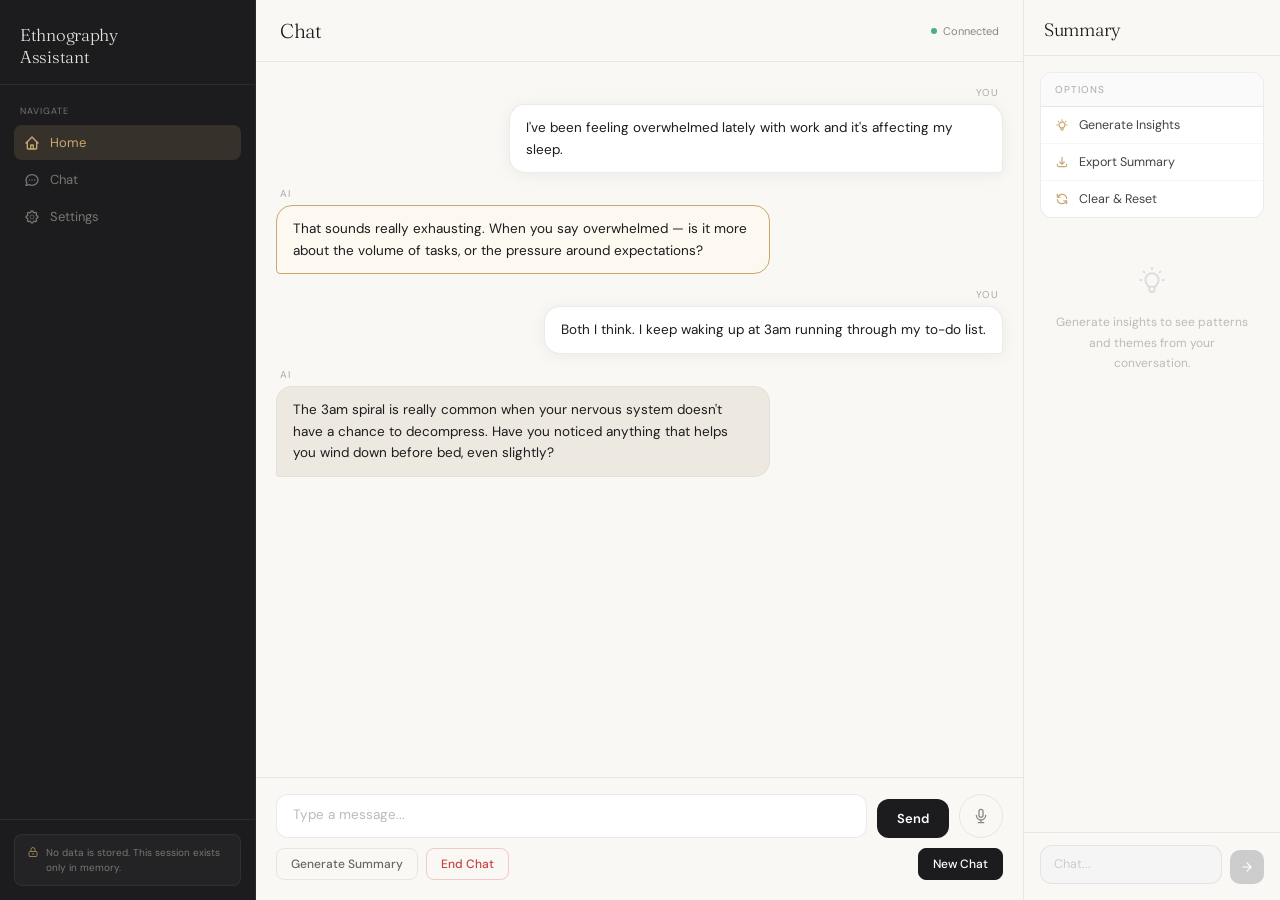
<file: chat_ui.html>
<!DOCTYPE html>
<html lang="en">
<head>
<meta charset="UTF-8">
<meta name="viewport" content="width=device-width, initial-scale=1.0">
<title>Ethnography Assistant</title>
<link href="https://fonts.googleapis.com/css2?family=DM+Sans:wght@300;400;500;600&family=Fraunces:ital,wght@0,300;0,600;1,300&display=swap" rel="stylesheet">
<style>
  *, *::before, *::after { box-sizing: border-box; margin: 0; padding: 0; }

  :root {
    --bg: #f5f2ee;
    --panel-bg: #faf8f5;
    --sidebar-bg: #1c1c1e;
    --sidebar-text: #e8e4de;
    --sidebar-muted: #7a7570;
    --accent: #c9a96e;
    --accent-soft: rgba(201,169,110,0.12);
    --user-bubble: #ffffff;
    --ai-bubble: #ede8e0;
    --border: rgba(0,0,0,0.08);
    --shadow: 0 2px 16px rgba(0,0,0,0.06);
    --radius: 14px;
    --font-main: 'DM Sans', sans-serif;
    --font-display: 'Fraunces', serif;
  }

  html, body {
    height: 100%;
    font-family: var(--font-main);
    background: var(--bg);
    color: #1c1c1e;
  }

  .app {
    display: grid;
    grid-template-columns: 20% 1fr 20%;
    height: 100vh;
    overflow: hidden;
  }

  /* ── LEFT SIDEBAR ── */
  .sidebar {
    background: var(--sidebar-bg);
    display: flex;
    flex-direction: column;
    padding: 0;
    overflow: hidden;
    border-right: 1px solid rgba(255,255,255,0.06);
  }

  .sidebar-header {
    padding: 24px 20px 16px;
    border-bottom: 1px solid rgba(255,255,255,0.07);
  }

  .sidebar-header h1 {
    font-family: var(--font-display);
    font-weight: 300;
    font-size: 17px;
    color: var(--sidebar-text);
    letter-spacing: -0.3px;
    line-height: 1.3;
  }

  .privacy-note {
    display: flex;
    align-items: flex-start;
    gap: 7px;
    font-size: 10px;
    color: var(--sidebar-muted);
    line-height: 1.5;
    padding: 10px 12px;
    background: rgba(255,255,255,0.03);
    border: 1px solid rgba(255,255,255,0.06);
    border-radius: 8px;
  }

  .privacy-note svg {
    flex-shrink: 0;
    margin-top: 1px;
    color: var(--accent);
    opacity: 0.7;
  }

  .nav-section {
    padding: 20px 14px 8px;
  }

  .nav-label {
    font-size: 9px;
    text-transform: uppercase;
    letter-spacing: 1px;
    color: var(--sidebar-muted);
    margin-bottom: 8px;
    padding-left: 6px;
  }

  .nav-item {
    display: flex;
    align-items: center;
    gap: 10px;
    padding: 9px 10px;
    border-radius: 8px;
    cursor: pointer;
    transition: all 0.15s ease;
    color: var(--sidebar-muted);
    font-size: 13px;
    font-weight: 400;
    margin-bottom: 2px;
  }

  .nav-item:hover {
    background: rgba(255,255,255,0.06);
    color: var(--sidebar-text);
  }

  .nav-item.active {
    background: rgba(201,169,110,0.15);
    color: var(--accent);
  }

  .nav-item svg {
    width: 16px;
    height: 16px;
    flex-shrink: 0;
  }

  .sidebar-footer {
    margin-top: auto;
    padding: 14px;
    border-top: 1px solid rgba(255,255,255,0.07);
  }

  /* btn-new-session removed — stateless design */

  /* ── CHAT PANEL ── */
  .chat-panel {
    display: flex;
    flex-direction: column;
    background: var(--panel-bg);
    overflow: hidden;
    border-right: 1px solid var(--border);
  }

  .chat-header {
    padding: 18px 24px;
    border-bottom: 1px solid var(--border);
    background: var(--panel-bg);
    display: flex;
    align-items: center;
    justify-content: space-between;
  }

  .chat-header h2 {
    font-family: var(--font-display);
    font-weight: 300;
    font-size: 20px;
    color: #1c1c1e;
    letter-spacing: -0.3px;
  }

  .status-dot {
    display: flex;
    align-items: center;
    gap: 6px;
    font-size: 11px;
    color: #888;
  }

  .status-dot::before {
    content: '';
    width: 6px;
    height: 6px;
    background: #4caf7d;
    border-radius: 50%;
    display: block;
  }

  .messages {
    flex: 1;
    overflow-y: auto;
    padding: 24px 20px;
    display: flex;
    flex-direction: column;
    gap: 14px;
    scrollbar-width: thin;
    scrollbar-color: rgba(0,0,0,0.1) transparent;
  }

  .messages::-webkit-scrollbar { width: 4px; }
  .messages::-webkit-scrollbar-thumb { background: rgba(0,0,0,0.1); border-radius: 4px; }

  .message { display: flex; flex-direction: column; max-width: 68%; }
  .message.user { align-self: flex-end; align-items: flex-end; }
  .message.ai { align-self: flex-start; align-items: flex-start; }

  .message-label {
    font-size: 10px;
    text-transform: uppercase;
    letter-spacing: 0.8px;
    color: #aaa;
    margin-bottom: 5px;
    padding: 0 4px;
  }

  .bubble {
    padding: 12px 16px;
    border-radius: 16px;
    font-size: 13.5px;
    line-height: 1.6;
    font-weight: 400;
  }

  .message.user .bubble {
    background: var(--user-bubble);
    border: 1px solid var(--border);
    border-bottom-right-radius: 4px;
    box-shadow: var(--shadow);
  }

  .message.ai .bubble {
    background: var(--ai-bubble);
    border-bottom-left-radius: 4px;
    border: 1px solid rgba(0,0,0,0.04);
  }

  .message.ai .bubble.highlight {
    border: 1.5px solid var(--accent);
    background: #fdf8f0;
  }

  .chat-input-area {
    padding: 16px 20px 20px;
    border-top: 1px solid var(--border);
    background: var(--panel-bg);
  }

  .input-row {
    display: flex;
    gap: 10px;
    align-items: flex-end;
  }

  .input-field {
    flex: 1;
    padding: 11px 16px;
    border: 1.5px solid var(--border);
    border-radius: 12px;
    font-family: var(--font-main);
    font-size: 13.5px;
    background: #fff;
    outline: none;
    resize: none;
    min-height: 44px;
    max-height: 120px;
    color: #1c1c1e;
    transition: border-color 0.15s;
  }

  .input-field:focus { border-color: var(--accent); }
  .input-field::placeholder { color: #bbb; }

  .btn-send {
    padding: 11px 20px;
    background: #1c1c1e;
    color: #fff;
    border: none;
    border-radius: 12px;
    font-family: var(--font-main);
    font-size: 13px;
    font-weight: 600;
    cursor: pointer;
    transition: all 0.15s;
    white-space: nowrap;
  }

  .btn-send:hover { background: #333; }

  .btn-voice {
    width: 44px;
    height: 44px;
    border-radius: 50%;
    background: transparent;
    border: 1.5px solid var(--border);
    cursor: pointer;
    display: flex;
    align-items: center;
    justify-content: center;
    color: #888;
    transition: all 0.15s;
  }

  .btn-voice:hover { border-color: var(--accent); color: var(--accent); }

  .action-row {
    display: flex;
    gap: 8px;
    margin-top: 10px;
  }

  .btn-action {
    padding: 7px 14px;
    border-radius: 8px;
    font-family: var(--font-main);
    font-size: 12px;
    font-weight: 500;
    cursor: pointer;
    transition: all 0.15s;
    border: 1.5px solid var(--border);
    background: transparent;
    color: #666;
  }

  .btn-action:hover { border-color: #999; color: #333; }

  .btn-action.danger {
    border-color: rgba(220,60,60,0.25);
    color: #c94040;
  }

  .btn-action.danger:hover {
    background: rgba(220,60,60,0.06);
    border-color: #c94040;
  }

  /* ── RIGHT PANEL ── */
  .summary-panel {
    background: var(--panel-bg);
    display: flex;
    flex-direction: column;
    overflow: hidden;
  }

  .summary-header {
    padding: 18px 20px 14px;
    border-bottom: 1px solid var(--border);
  }

  .summary-header h2 {
    font-family: var(--font-display);
    font-weight: 300;
    font-size: 18px;
    color: #1c1c1e;
    letter-spacing: -0.3px;
  }

  /* Top options box */
  .options-box {
    margin: 16px 16px 0;
    background: #fff;
    border: 1.5px solid var(--border);
    border-radius: 12px;
    overflow: hidden;
  }

  .options-box-header {
    padding: 10px 14px;
    font-size: 10px;
    text-transform: uppercase;
    letter-spacing: 1px;
    color: #aaa;
    border-bottom: 1px solid var(--border);
    background: #fafafa;
  }

  .option-item {
    display: flex;
    align-items: center;
    gap: 10px;
    padding: 10px 14px;
    font-size: 12.5px;
    color: #444;
    cursor: pointer;
    transition: background 0.12s;
    border-bottom: 1px solid rgba(0,0,0,0.04);
  }

  .option-item:last-child { border-bottom: none; }
  .option-item:hover { background: var(--accent-soft); }

  .option-item svg {
    width: 14px;
    height: 14px;
    color: var(--accent);
    flex-shrink: 0;
  }

  /* Insights */
  .insights-area {
    flex: 1;
    overflow-y: auto;
    padding: 16px;
    scrollbar-width: thin;
    scrollbar-color: rgba(0,0,0,0.08) transparent;
  }

  .insights-area::-webkit-scrollbar { width: 3px; }

  .insight-section { margin-bottom: 20px; }

  .insight-section h3 {
    font-size: 11px;
    text-transform: uppercase;
    letter-spacing: 0.9px;
    color: #aaa;
    margin-bottom: 10px;
    font-weight: 500;
  }

  .insight-card {
    background: #fff;
    border: 1px solid var(--border);
    border-radius: 10px;
    padding: 11px 13px;
    font-size: 12.5px;
    color: #444;
    line-height: 1.5;
    margin-bottom: 7px;
    display: flex;
    align-items: flex-start;
    gap: 8px;
  }

  .insight-card::before {
    content: '';
    width: 5px;
    height: 5px;
    min-width: 5px;
    background: var(--accent);
    border-radius: 50%;
    margin-top: 6px;
  }

  .tag {
    display: inline-flex;
    align-items: center;
    padding: 4px 10px;
    border-radius: 20px;
    font-size: 11px;
    font-weight: 500;
    margin: 3px 4px 3px 0;
  }

  .tag.reflective { background: #e8f4f1; color: #2e8b6e; }
  .tag.stressed { background: #fdf0ed; color: #c05c3a; }
  .tag.hopeful { background: #f0f3fd; color: #3a5cc0; }

  .insight-input-area {
    padding: 12px 16px 16px;
    border-top: 1px solid var(--border);
  }

  .insight-input-row {
    display: flex;
    align-items: flex-end;
    gap: 8px;
  }

  .insight-field {
    flex: 1;
    padding: 9px 13px;
    border: 1.5px solid var(--border);
    border-radius: 12px;
    font-family: var(--font-main);
    font-size: 12.5px;
    background: #fff;
    outline: none;
    resize: none;
    min-height: 38px;
    max-height: 100px;
    color: #1c1c1e;
    transition: border-color 0.15s;
    line-height: 1.5;
  }

  .insight-field:focus { border-color: var(--accent); }
  .insight-field::placeholder { color: #bbb; }
  .insight-field:disabled { background: #f5f5f5; color: #ccc; cursor: not-allowed; }
  .insight-field:disabled::placeholder { color: #ccc; }

  .insight-send-btn:disabled { background: #ccc; cursor: not-allowed; }

  .insight-send-btn {
    width: 34px;
    height: 34px;
    border-radius: 10px;
    background: #1c1c1e;
    border: none;
    cursor: pointer;
    display: flex;
    align-items: center;
    justify-content: center;
    color: #fff;
    flex-shrink: 0;
    transition: background 0.15s;
  }

  .insight-send-btn:hover { background: #333; }

  /* Empty state */
  .empty-insights {
    text-align: center;
    padding: 30px 16px;
    color: #bbb;
    font-size: 12px;
    line-height: 1.7;
  }

  .empty-insights svg {
    width: 32px;
    height: 32px;
    color: #ddd;
    margin-bottom: 10px;
  }
</style>
</head>
<body>
<div class="app">

  <!-- LEFT SIDEBAR: 20% -->
  <aside class="sidebar">
    <div class="sidebar-header">
      <h1>Ethnography<br>Assistant</h1>
    </div>

    <nav class="nav-section">
      <div class="nav-label">Navigate</div>

      <div class="nav-item active" onclick="setActive(this)">
        <svg fill="none" stroke="currentColor" viewBox="0 0 24 24"><path stroke-linecap="round" stroke-linejoin="round" stroke-width="2" d="M3 12l2-2m0 0l7-7 7 7M5 10v10a1 1 0 001 1h3m10-11l2 2m-2-2v10a1 1 0 01-1 1h-3m-6 0a1 1 0 001-1v-4a1 1 0 011-1h2a1 1 0 011 1v4a1 1 0 001 1m-6 0h6"/></svg>
        Home
      </div>

      <div class="nav-item active-chat" onclick="setActive(this)">
        <svg fill="none" stroke="currentColor" viewBox="0 0 24 24"><path stroke-linecap="round" stroke-linejoin="round" stroke-width="2" d="M8 12h.01M12 12h.01M16 12h.01M21 12c0 4.418-4.03 8-9 8a9.863 9.863 0 01-4.255-.949L3 20l1.395-3.72C3.512 15.042 3 13.574 3 12c0-4.418 4.03-8 9-8s9 3.582 9 8z"/></svg>
        Chat
      </div>

      <div class="nav-item" onclick="setActive(this)">
        <svg fill="none" stroke="currentColor" viewBox="0 0 24 24"><path stroke-linecap="round" stroke-linejoin="round" stroke-width="2" d="M10.325 4.317c.426-1.756 2.924-1.756 3.35 0a1.724 1.724 0 002.573 1.066c1.543-.94 3.31.826 2.37 2.37a1.724 1.724 0 001.065 2.572c1.756.426 1.756 2.924 0 3.35a1.724 1.724 0 00-1.066 2.573c.94 1.543-.826 3.31-2.37 2.37a1.724 1.724 0 00-2.572 1.065c-.426 1.756-2.924 1.756-3.35 0a1.724 1.724 0 00-2.573-1.066c-1.543.94-3.31-.826-2.37-2.37a1.724 1.724 0 00-1.065-2.572c-1.756-.426-1.756-2.924 0-3.35a1.724 1.724 0 001.066-2.573c-.94-1.543.826-3.31 2.37-2.37.996.608 2.296.07 2.572-1.065z"/><circle cx="12" cy="12" r="3"/></svg>
        Settings
      </div>
    </nav>

    <div class="sidebar-footer">
      <div class="privacy-note">
        <svg width="12" height="12" fill="none" stroke="currentColor" viewBox="0 0 24 24"><path stroke-linecap="round" stroke-linejoin="round" stroke-width="2" d="M12 15v2m-6 4h12a2 2 0 002-2v-6a2 2 0 00-2-2H6a2 2 0 00-2 2v6a2 2 0 002 2zm10-10V7a4 4 0 00-8 0v4h8z"/></svg>
        No data is stored. This session exists only in memory.
      </div>
    </div>
  </aside>

  <!-- CENTER CHAT: ~60% (remaining) -->
  <main class="chat-panel">
    <div class="chat-header">
      <h2>Chat</h2>
      <span class="status-dot">Connected</span>
    </div>

    <div class="messages" id="messages">
      <div class="message user">
        <div class="message-label">You</div>
        <div class="bubble">I've been feeling overwhelmed lately with work and it's affecting my sleep.</div>
      </div>
      <div class="message ai">
        <div class="message-label">AI</div>
        <div class="bubble highlight">That sounds really exhausting. When you say overwhelmed — is it more about the volume of tasks, or the pressure around expectations?</div>
      </div>
      <div class="message user">
        <div class="message-label">You</div>
        <div class="bubble">Both I think. I keep waking up at 3am running through my to-do list.</div>
      </div>
      <div class="message ai">
        <div class="message-label">AI</div>
        <div class="bubble">The 3am spiral is really common when your nervous system doesn't have a chance to decompress. Have you noticed anything that helps you wind down before bed, even slightly?</div>
      </div>
    </div>

    <div class="chat-input-area">
      <div class="input-row">
        <textarea class="input-field" id="userInput" placeholder="Type a message..." rows="1" oninput="autoResize(this)" onkeydown="handleKey(event)"></textarea>
        <button class="btn-send" onclick="sendMessage()">Send</button>
        <button class="btn-voice" title="Voice input">
          <svg width="16" height="16" fill="none" stroke="currentColor" viewBox="0 0 24 24"><path stroke-linecap="round" stroke-linejoin="round" stroke-width="2" d="M19 11a7 7 0 01-7 7m0 0a7 7 0 01-7-7m7 7v4m0 0H8m4 0h4m-4-8a3 3 0 01-3-3V5a3 3 0 116 0v6a3 3 0 01-3 3z"/></svg>
        </button>
      </div>
      <div class="action-row">
        <button class="btn-action" onclick="generateSummary()">Generate Summary</button>
        <button class="btn-action danger" onclick="endChat()">End Chat</button>
        <button class="btn-action" onclick="newChat()" style="margin-left:auto; background:#1c1c1e; color:#fff; border-color:#1c1c1e;">New Chat</button>
      </div>
    </div>
  </main>

  <!-- RIGHT SUMMARY PANEL: 20% -->
  <aside class="summary-panel">
    <div class="summary-header">
      <h2>Summary</h2>
    </div>

    <!-- Options box top right -->
    <div class="options-box">
      <div class="options-box-header">Options</div>
      <div class="option-item" onclick="generateInsights()">
        <svg fill="none" stroke="currentColor" viewBox="0 0 24 24"><path stroke-linecap="round" stroke-linejoin="round" stroke-width="2" d="M9.663 17h4.673M12 3v1m6.364 1.636l-.707.707M21 12h-1M4 12H3m3.343-5.657l-.707-.707m2.828 9.9a5 5 0 117.072 0l-.548.547A3.374 3.374 0 0014 18.469V19a2 2 0 11-4 0v-.531c0-.895-.356-1.754-.988-2.386l-.548-.547z"/></svg>
        Generate Insights
      </div>
      <div class="option-item">
        <svg fill="none" stroke="currentColor" viewBox="0 0 24 24"><path stroke-linecap="round" stroke-linejoin="round" stroke-width="2" d="M4 16v1a3 3 0 003 3h10a3 3 0 003-3v-1m-4-4l-4 4m0 0l-4-4m4 4V4"/></svg>
        Export Summary
      </div>
      <div class="option-item" onclick="newChat()">
        <svg fill="none" stroke="currentColor" viewBox="0 0 24 24"><path stroke-linecap="round" stroke-linejoin="round" stroke-width="2" d="M4 4v5h.582m15.356 2A8.001 8.001 0 004.582 9m0 0H9m11 11v-5h-.581m0 0a8.003 8.003 0 01-15.357-2m15.357 2H15"/></svg>
        Clear &amp; Reset
      </div>
    </div>

    <div class="insights-area" id="insightsArea">
      <div class="empty-insights" id="emptyState">
        <svg fill="none" stroke="currentColor" viewBox="0 0 24 24"><path stroke-linecap="round" stroke-linejoin="round" stroke-width="1.5" d="M9.663 17h4.673M12 3v1m6.364 1.636l-.707.707M21 12h-1M4 12H3m3.343-5.657l-.707-.707m2.828 9.9a5 5 0 117.072 0l-.548.547A3.374 3.374 0 0014 18.469V19a2 2 0 11-4 0v-.531c0-.895-.356-1.754-.988-2.386l-.548-.547z"/></svg>
        <p>Generate insights to see patterns and themes from your conversation.</p>
      </div>

      <div id="insightsContent" style="display:none">
        <div class="insight-section">
          <h3>Key Insights</h3>
          <div class="insight-card">Work-related stress is disrupting sleep through late-night rumination</div>
          <div class="insight-card">Both task volume and performance expectations are contributing factors</div>
        </div>
        <div class="insight-section">
          <h3>Themes</h3>
          <div class="insight-card">Overwhelm & burnout patterns</div>
          <div class="insight-card">Sleep disruption cycle</div>
        </div>
        <div class="insight-section">
          <h3>Emotional Tone</h3>
          <div>
            <span class="tag stressed">Stressed</span>
            <span class="tag reflective">Reflective</span>
            <span class="tag hopeful">Seeking relief</span>
          </div>
        </div>
      </div>
    </div>

    <div class="insight-input-area" id="insightInputArea">
      <div class="insight-input-row">
        <textarea class="insight-field" id="insightInput" placeholder="Chat..." rows="1" disabled oninput="autoResizeInsight(this)" onkeydown="handleInsightKey(event)"></textarea>
        <button class="insight-send-btn" id="insightSendBtn" onclick="askInsight()" title="Ask" disabled>
          <svg width="14" height="14" fill="none" stroke="currentColor" viewBox="0 0 24 24"><path stroke-linecap="round" stroke-linejoin="round" stroke-width="2" d="M5 12h14M12 5l7 7-7 7"/></svg>
        </button>
      </div>
    </div>
  </aside>

</div>

<script>
  function setActive(el) {
    document.querySelectorAll('.nav-item').forEach(i => i.classList.remove('active'));
    el.classList.add('active');
  }

  function autoResize(el) {
    el.style.height = 'auto';
    el.style.height = Math.min(el.scrollHeight, 120) + 'px';
  }

  function handleKey(e) {
    if (e.key === 'Enter' && !e.shiftKey) {
      e.preventDefault();
      sendMessage();
    }
  }

  function sendMessage() {
    const input = document.getElementById('userInput');
    const text = input.value.trim();
    if (!text) return;

    const messages = document.getElementById('messages');
    const userMsg = document.createElement('div');
    userMsg.className = 'message user';
    userMsg.innerHTML = `<div class="message-label">You</div><div class="bubble">${text}</div>`;
    messages.appendChild(userMsg);
    input.value = '';
    input.style.height = 'auto';
    messages.scrollTop = messages.scrollHeight;
  }

  function autoResizeInsight(el) {
    el.style.height = 'auto';
    el.style.height = Math.min(el.scrollHeight, 100) + 'px';
  }

  function handleInsightKey(e) {
    if (e.key === 'Enter' && !e.shiftKey) {
      e.preventDefault();
      askInsight();
    }
  }

  function askInsight() {
    const input = document.getElementById('insightInput');
    const text = input.value.trim();
    if (!text) return;
    input.value = '';
    input.style.height = 'auto';
  }

  function generateInsights() {
    document.getElementById('emptyState').style.display = 'none';
    document.getElementById('insightsContent').style.display = 'block';
    // Unlock the chat input
    const field = document.getElementById('insightInput');
    const btn = document.getElementById('insightSendBtn');
    field.disabled = false;
    btn.disabled = false;
    field.placeholder = 'Chat...';
    field.focus();
  }

  function generateSummary() {
    generateInsights();
  }

  function endChat() {
    if (confirm('End this session?')) {
      document.getElementById('messages').innerHTML = '<div style="text-align:center;padding:40px;color:#bbb;font-size:13px;">Session ended.</div>';
    }
  }

  function newChat() {
    document.getElementById('messages').innerHTML = '';
    document.getElementById('emptyState').style.display = 'block';
    document.getElementById('insightsContent').style.display = 'none';
    const field = document.getElementById('insightInput');
    const btn = document.getElementById('insightSendBtn');
    field.disabled = true;
    btn.disabled = true;
    field.value = '';
    field.style.height = 'auto';
  }
</script>
</body>
</html>
</file>
